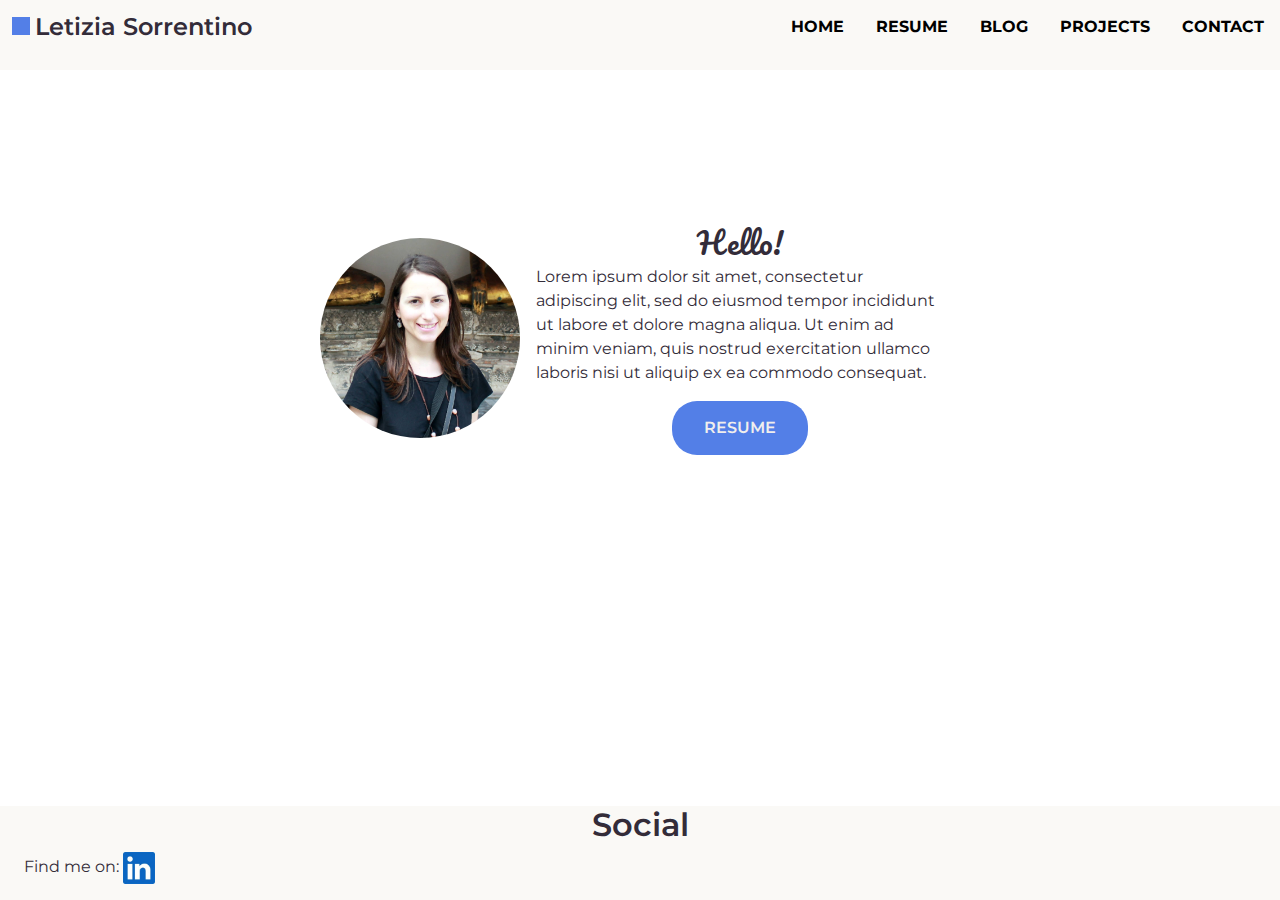
<file: cv-flex/index.html>
<!DOCTYPE html>
<html lang="en">
  <head>
    <meta charset="UTF-8" />
    <meta http-equiv="X-UA-Compatible" content="IE=edge" />
    <meta name="viewport" content="width=device-width, initial-scale=1.0" />
    <link
      rel="stylesheet"
      href="https://cdn.jsdelivr.net/npm/bootstrap@4.3.1/dist/css/bootstrap.min.css"
      integrity="sha384-ggOyR0iXCbMQv3Xipma34MD+dH/1fQ784/j6cY/iJTQUOhcWr7x9JvoRxT2MZw1T"
      crossorigin="anonymous"
    />

    <link rel="stylesheet" href="CSS/styles.css" />
    <link rel="icon" type="image/x-icon" href="resources/leti-favicon.ico" />

    <link rel="preconnect" href="https://fonts.googleapis.com" />
    <link rel="preconnect" href="https://fonts.gstatic.com" crossorigin />
    <link
      href="https://fonts.googleapis.com/css2?family=Montserrat:ital,wght@0,400;0,600;0,700;1,400;1,600;1,700&family=Pacifico&display=swap"
      rel="stylesheet"
    />

    <title>Home</title>
  </head>

  <body>
    <div>
      <header>
        <svg viewBox="0 0 25 25">
          <rect
            
            x="10"
            y="10"
            fill="#537FE7"
            width="20"
            height="20"
          />
        </svg>
        <div class="name">
          <h1>Letizia Sorrentino</h1>
        </div>

        <nav>
          <div class="burger-container" tabindex="0">
            <div class="line"></div>
            <div class="line"></div>
            <div class="line"></div>
            <div class="sub-menu">
              <ul class="menu">
                <li><a href="index.html">HOME</a></li>
                <li><a href="resume.html">RESUME</a></li>
                <li>
                  <a href="https://bambooandgreen.com" target="_blank">BLOG</a>
                </li>
                <li><a href="#">PROJECTS</a></li>
                <li><a href="contact.html">CONTACT</a></li>
              </ul>
            </div>
          </div>
        </nav>
      </header>

      <main>
        <div class="about">
          <div class="image">
            <img
              class="profileImage"
              src="resources/profile_picture.jpeg"
              alt="profile picture"
              width="250"
              height="250"
            />
          </div>

          <div class="intro">
            <p class="hello">Hello!</p>
            <p class="presentation">
              Lorem ipsum dolor sit amet, consectetur adipiscing elit, sed do
              eiusmod tempor incididunt ut labore et dolore magna aliqua. Ut
              enim ad minim veniam, quis nostrud exercitation ullamco laboris
              nisi ut aliquip ex ea commodo consequat.
            </p>

            <a href="resume.html" class="button" target="_blank">RESUME</a>
          </div>
        </div>
      </main>
    </div>

    <footer>
      <h2>Social</h2>
      <div class="social">
        <p>
          Find me on:
          <a
            href="https://www.linkedin.com/in/letiziasorrentino/"
            target="_blank"
          >
            <img
              class="linkedinIcon"
              src="resources/linkedin_icon.jpeg"
              alt="linkedin icon"
            />
          </a>
        </p>
      </div>
    </footer>
  </body>
</html>
</file>
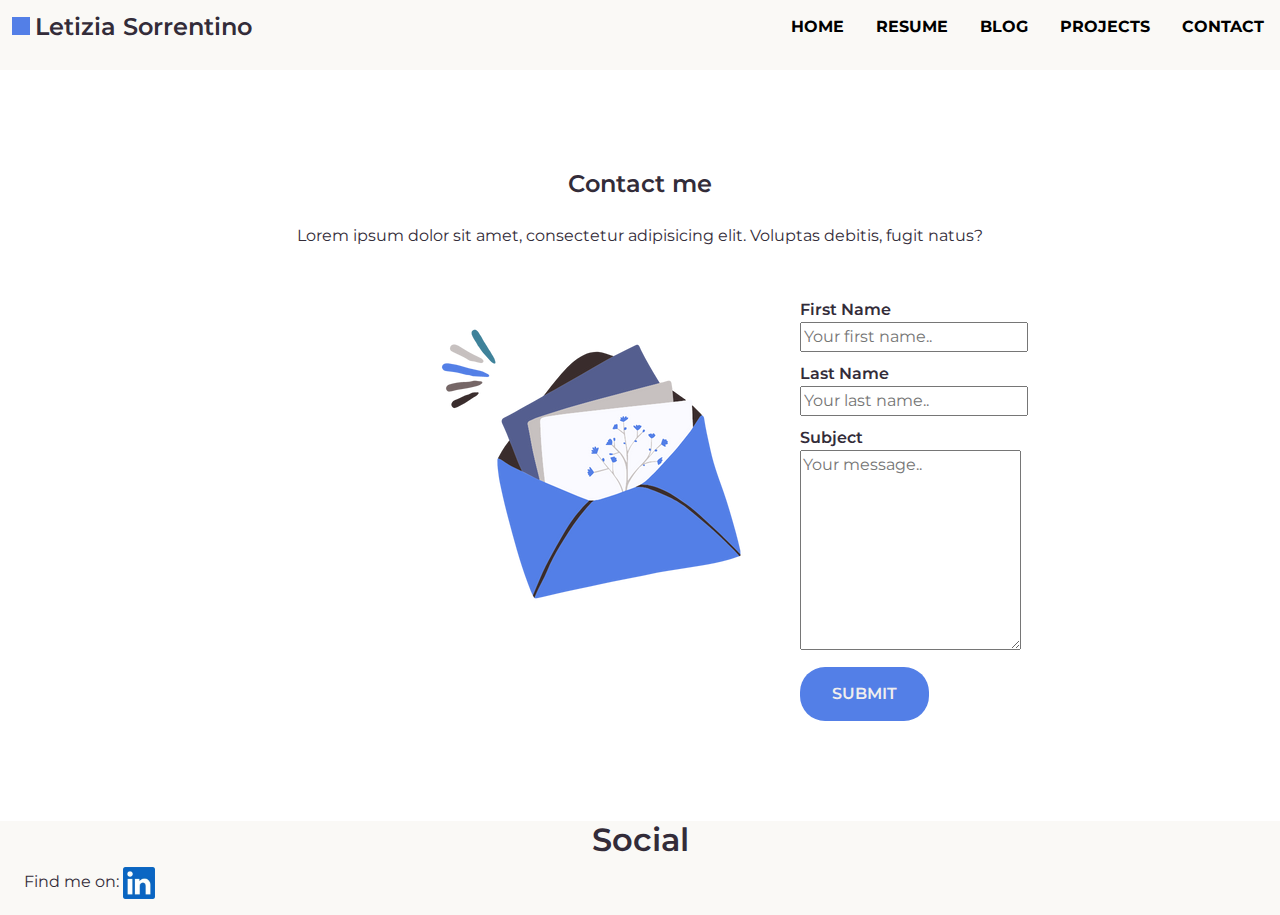
<file: cv-flex/contact.html>
<!DOCTYPE html>
<html lang="en">
  <head>
    <meta charset="UTF-8" />
    <meta http-equiv="X-UA-Compatible" content="IE=edge" />
    <meta name="viewport" content="width=device-width, initial-scale=1.0" />
    <link
      rel="stylesheet"
      href="https://cdn.jsdelivr.net/npm/bootstrap@4.3.1/dist/css/bootstrap.min.css"
      integrity="sha384-ggOyR0iXCbMQv3Xipma34MD+dH/1fQ784/j6cY/iJTQUOhcWr7x9JvoRxT2MZw1T"
      crossorigin="anonymous"
    />

    <link rel="stylesheet" href="CSS/styles.css" />
    <link rel="icon" type="image/x-icon" href="resources/leti-favicon.ico" />

    <link rel="preconnect" href="https://fonts.googleapis.com" />
    <link rel="preconnect" href="https://fonts.gstatic.com" crossorigin />
    <link
      href="https://fonts.googleapis.com/css2?family=Montserrat:ital,wght@0,400;0,600;0,700;1,400;1,600;1,700&family=Pacifico&display=swap"
      rel="stylesheet"
    />

    <title>Contact me</title>
  </head>

  <body>
    <div>
      <header>
        <svg viewBox="0 0 25 25">
          <rect x="10" y="10" fill="#537FE7" width="20" height="20" />
        </svg>
        <div class="name">
          <h1>Letizia Sorrentino</h1>
        </div>

        <nav>
          <div class="burger-container" tabindex="0">
            <div class="line"></div>
            <div class="line"></div>
            <div class="line"></div>
            <div class="sub-menu">
              <ul class="menu">
                <li><a href="index.html">HOME</a></li>
                <li><a href="resume.html">RESUME</a></li>
                <li>
                  <a href="https://bambooandgreen.com" target="_blank">BLOG</a>
                </li>
                <li><a href="#">PROJECTS</a></li>
                <li><a href="contact.html">CONTACT</a></li>
              </ul>
            </div>
          </div>
        </nav>
      </header>

      <main class="contact-container">
        <div class="contact-intro">
          <h1 class="contact-title">Contact me</h1>
          <p class="contact-description">
            Lorem ipsum dolor sit amet, consectetur adipisicing elit. Voluptas
            debitis, fugit natus?
          </p>
          <img src="resources/contact-page.png" class="mail-image" alt="contact-page">
        </div>

        <div class="contact-form">
          <form class="form" method="POST" action="mailto:letizia.sorrentino@gmail.com">
            <label for="fname" class="label">First Name</label>
            <input
              type="text"
              id="fname"
              name="firstname"
              placeholder="Your first name.."
            />

            <label for="lname" class="label">Last Name</label>
            <input
              type="text"
              id="lname"
              name="lastname"
              placeholder="Your last name.."
            />

            <label for="subject" class="label">Subject</label>
            <textarea
              id="subject"
              name="subject"
              placeholder="Your message.."
              style="height: 200px"
            ></textarea>

            <input type="submit" value="SUBMIT" class="button"/>
          </form>
        </div>
      </main>
    </div>

    <footer>
      <h2>Social</h2>
      <div class="social">
        <p>
          Find me on:
          <a
            href="https://www.linkedin.com/in/letiziasorrentino/"
            target="_blank"
          >
            <img
              class="linkedinIcon"
              src="resources/linkedin_icon.jpeg"
              alt="linkedin icon"
            />
          </a>
        </p>
      </div>
    </footer>
  </body>
</html>
</file>
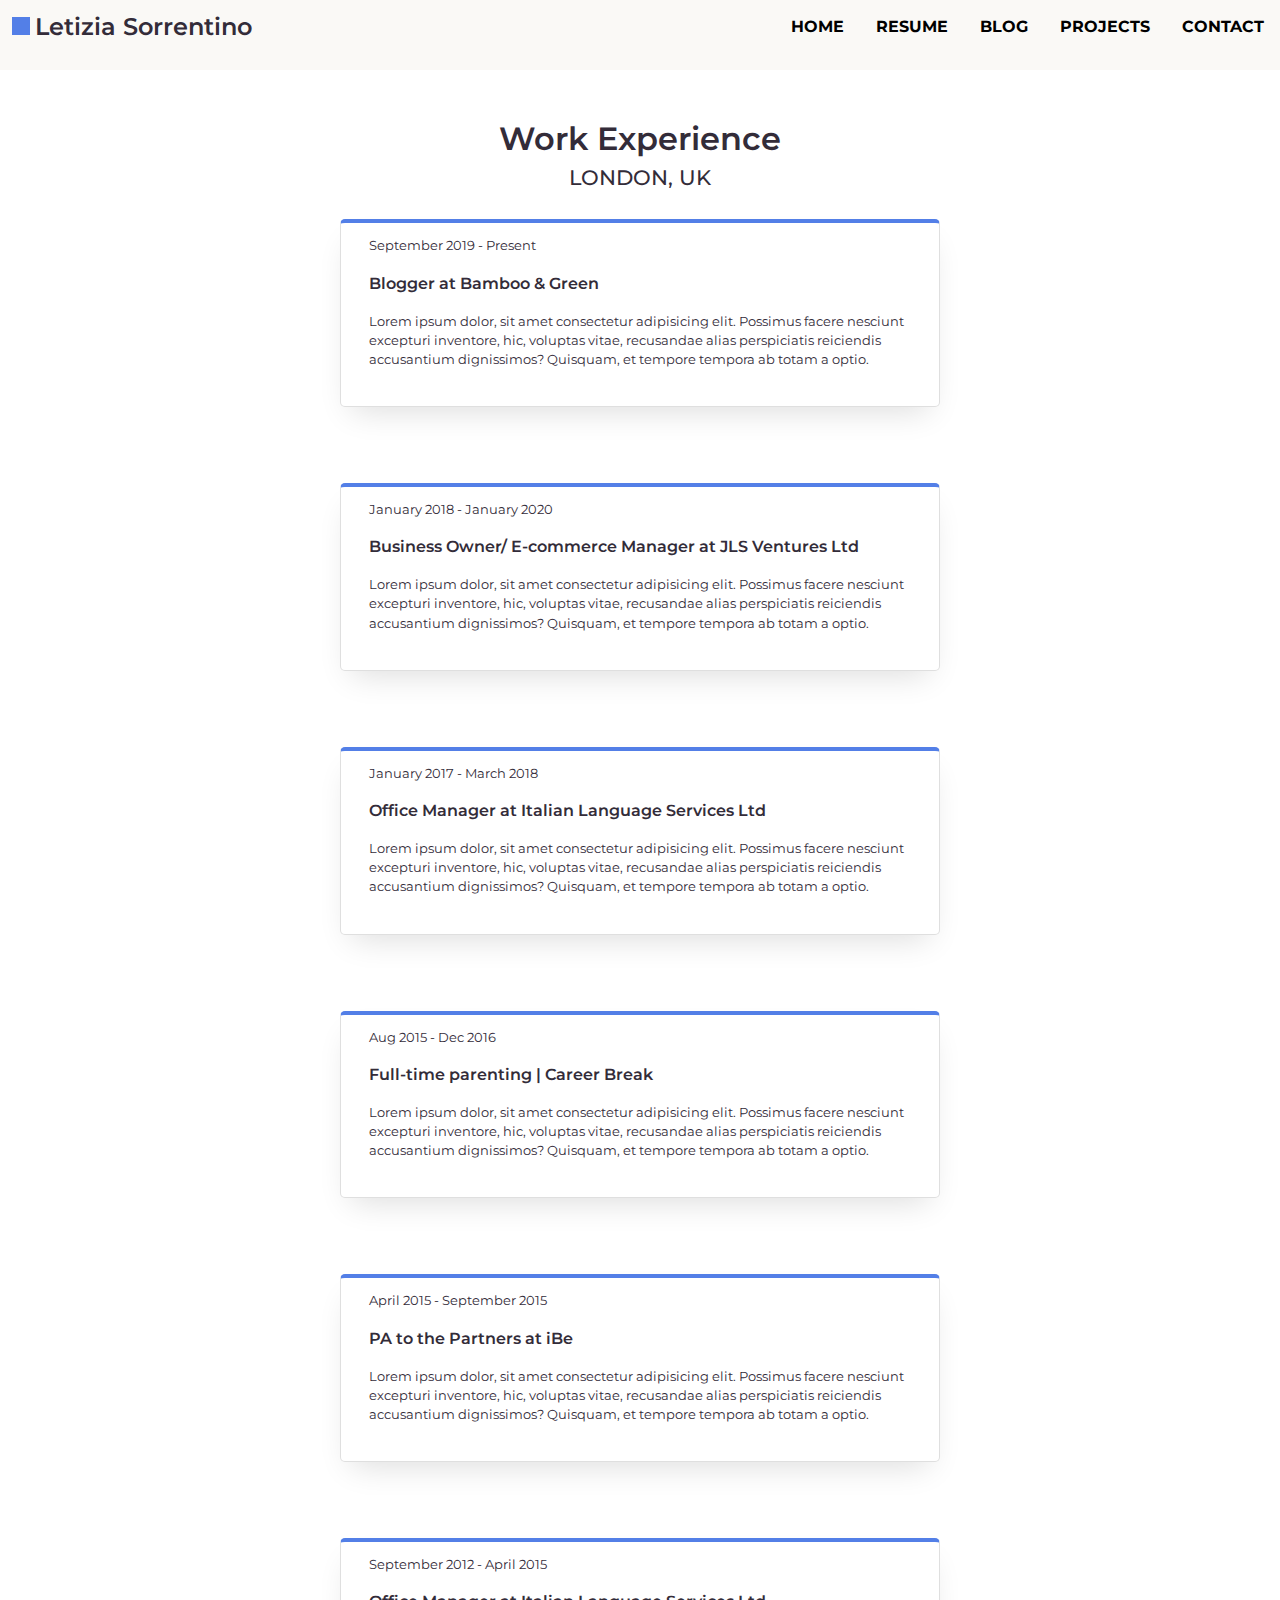
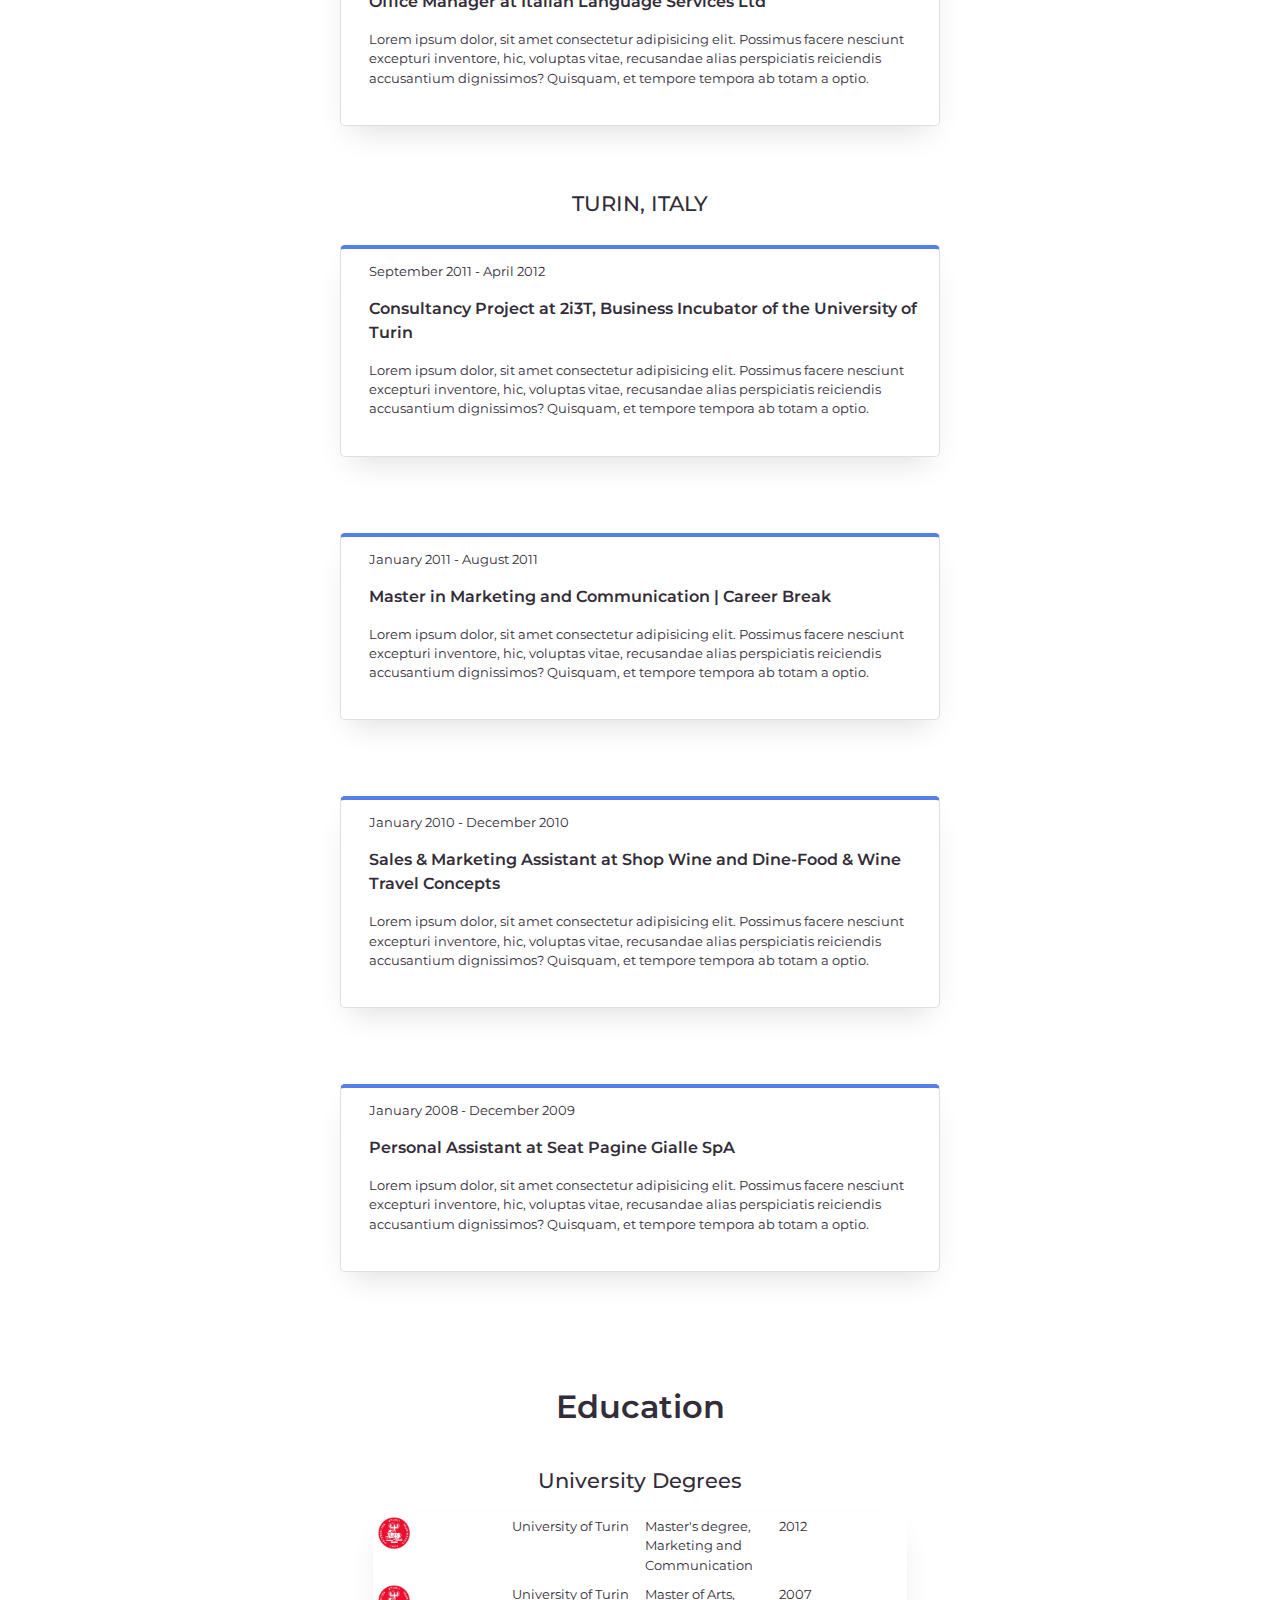
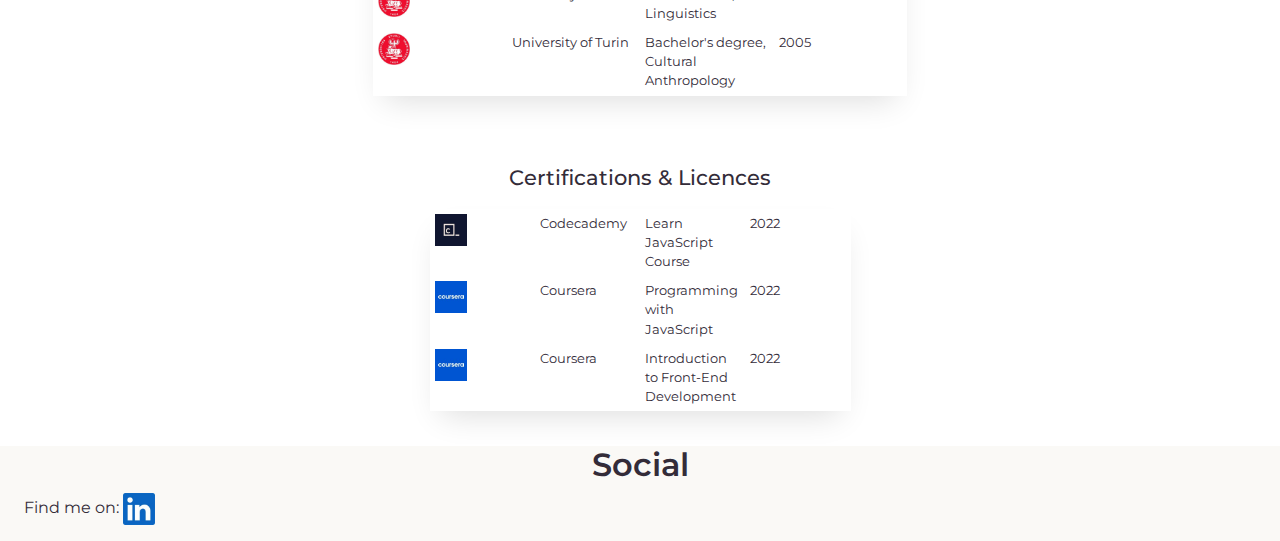
<file: cv-flex/resume.html>
<!DOCTYPE html>
<html lang="en">
  <head>
    <meta charset="UTF-8" />
    <meta http-equiv="X-UA-Compatible" content="IE=edge" />
    <meta name="viewport" content="width=device-width, initial-scale=1.0" />

    <link
      rel="stylesheet"
      href="https://cdn.jsdelivr.net/npm/bootstrap@4.3.1/dist/css/bootstrap.min.css"
      integrity="sha384-ggOyR0iXCbMQv3Xipma34MD+dH/1fQ784/j6cY/iJTQUOhcWr7x9JvoRxT2MZw1T"
      crossorigin="anonymous"
    />

    <link rel="stylesheet" href="CSS/styles.css" />
    <link rel="icon" type="image/x-icon" href="resources/leti-favicon.ico" />
    <link rel="preconnect" href="https://fonts.googleapis.com" />
    <link rel="preconnect" href="https://fonts.gstatic.com" crossorigin />
    <link
      href="https://fonts.googleapis.com/css2?family=Montserrat:ital,wght@0,400;0,600;0,700;1,400;1,600;1,700&family=Pacifico&display=swap"
      rel="stylesheet"
    />
    <title>Resume</title>
  </head>
  <body>
    <div>
    <header>
      <svg  viewBox="0 0 25 25">
        <rect
         
          x="10"
          y="10"
          fill="#537FE7"
          width="20"
          height="20"
        />
      </svg>
      <div class="name">
        <h1>Letizia Sorrentino</h1>
      </div>

        <nav>
          <div class="burger-container" tabindex="0">
            <div class="line"></div>
            <div class="line"></div>
            <div class="line"></div>
            <div class="sub-menu">
              <ul class="menu">
                <li><a href="index.html">HOME</a></li>
                <li><a href="resume.html">RESUME</a></li>
                <li>
                  <a href="https://bambooandgreen.com" target="_blank">BLOG</a>
                </li>
                <li><a href="#">PROJECTS</a></li>
                <li><a href="contact.html">CONTACT</a></li>
              </ul>
            </div>
          </div>
        </nav>
      </header>

      <main>
        <div><h2>Work Experience</h2></div>
        <section class="workExperience">
          <div class="uk">
            <h3>LONDON, UK</h3>
            <div class="card">
              <p class="dates">September 2019 - Present</p>
              <p class="jobTitle">Blogger at Bamboo & Green</p>
              <p class="jobDescription">
                Lorem ipsum dolor, sit amet consectetur adipisicing elit.
                Possimus facere nesciunt excepturi inventore, hic, voluptas
                vitae, recusandae alias perspiciatis reiciendis accusantium
                dignissimos? Quisquam, et tempore tempora ab totam a optio.
              </p>
            </div>

            <div class="card">
              <p class="dates">January 2018 - January 2020</p>
              <p class="jobTitle">
                Business Owner/ E-commerce Manager at JLS Ventures Ltd
              </p>
              <p class="jobDescription">
                Lorem ipsum dolor, sit amet consectetur adipisicing elit.
                Possimus facere nesciunt excepturi inventore, hic, voluptas
                vitae, recusandae alias perspiciatis reiciendis accusantium
                dignissimos? Quisquam, et tempore tempora ab totam a optio.
              </p>
            </div>

            <div class="card">
              <p class="dates">January 2017 - March 2018</p>
              <p class="jobTitle">
                Office Manager at Italian Language Services Ltd
              </p>
              <p class="jobDescription">
                Lorem ipsum dolor, sit amet consectetur adipisicing elit.
                Possimus facere nesciunt excepturi inventore, hic, voluptas
                vitae, recusandae alias perspiciatis reiciendis accusantium
                dignissimos? Quisquam, et tempore tempora ab totam a optio.
              </p>
            </div>

            <div class="card">
              <p class="dates">Aug 2015 - Dec 2016</p>
              <p class="jobTitle">Full-time parenting | Career Break</p>
              <p class="jobDescription">
                Lorem ipsum dolor, sit amet consectetur adipisicing elit.
                Possimus facere nesciunt excepturi inventore, hic, voluptas
                vitae, recusandae alias perspiciatis reiciendis accusantium
                dignissimos? Quisquam, et tempore tempora ab totam a optio.
              </p>
            </div>

            <div class="card">
              <p class="dates">April 2015 - September 2015</p>
              <p class="jobTitle">PA to the Partners at iBe</p>
              <p class="jobDescription">
                Lorem ipsum dolor, sit amet consectetur adipisicing elit.
                Possimus facere nesciunt excepturi inventore, hic, voluptas
                vitae, recusandae alias perspiciatis reiciendis accusantium
                dignissimos? Quisquam, et tempore tempora ab totam a optio.
              </p>
            </div>

            <div class="card">
              <p class="dates">September 2012 - April 2015</p>
              <p class="jobTitle">
                Office Manager at Italian Language Services Ltd
              </p>
              <p class="jobDescription">
                Lorem ipsum dolor, sit amet consectetur adipisicing elit.
                Possimus facere nesciunt excepturi inventore, hic, voluptas
                vitae, recusandae alias perspiciatis reiciendis accusantium
                dignissimos? Quisquam, et tempore tempora ab totam a optio.
              </p>
            </div>
          </div>

          <div class="italy">
            <div><h3>TURIN, ITALY</h3></div>
            <div class="card">
              <p class="dates">September 2011 - April 2012</p>
              <p class="jobTitle">
                Consultancy Project at 2i3T, Business Incubator of the
                University of Turin
              </p>
              <p class="jobDescription">
                Lorem ipsum dolor, sit amet consectetur adipisicing elit.
                Possimus facere nesciunt excepturi inventore, hic, voluptas
                vitae, recusandae alias perspiciatis reiciendis accusantium
                dignissimos? Quisquam, et tempore tempora ab totam a optio.
              </p>
            </div>

            <div class="card">
              <p class="dates">January 2011 - August 2011</p>
              <p class="jobTitle">
                Master in Marketing and Communication | Career Break
              </p>
              <p class="jobDescription">
                Lorem ipsum dolor, sit amet consectetur adipisicing elit.
                Possimus facere nesciunt excepturi inventore, hic, voluptas
                vitae, recusandae alias perspiciatis reiciendis accusantium
                dignissimos? Quisquam, et tempore tempora ab totam a optio.
              </p>
            </div>

            <div class="card">
              <p class="dates">January 2010 - December 2010</p>
              <p class="jobTitle">
                Sales & Marketing Assistant at Shop Wine and Dine-Food & Wine
                Travel Concepts
              </p>
              <p class="jobDescription">
                Lorem ipsum dolor, sit amet consectetur adipisicing elit.
                Possimus facere nesciunt excepturi inventore, hic, voluptas
                vitae, recusandae alias perspiciatis reiciendis accusantium
                dignissimos? Quisquam, et tempore tempora ab totam a optio.
              </p>
            </div>

            <div class="card">
              <p class="dates">January 2008 - December 2009</p>
              <p class="jobTitle">
                Personal Assistant at Seat Pagine Gialle SpA
              </p>
              <p class="jobDescription">
                Lorem ipsum dolor, sit amet consectetur adipisicing elit.
                Possimus facere nesciunt excepturi inventore, hic, voluptas
                vitae, recusandae alias perspiciatis reiciendis accusantium
                dignissimos? Quisquam, et tempore tempora ab totam a optio.
              </p>
            </div>
          </div>
        </section>

        <div class="education">
          <h2>Education</h2>

          <section class="university">
            <div><h3>University Degrees</h3></div>

            <div class="container">
              <div class="row">
                <div class="col">
                  <img
                    class="icon"
                    src="resources/University_of_Turin_logo.jpg"
                    alt="university of turin logo"
                  />
                </div>
                <div class="col">University of Turin</div>
                <div class="col">
                  Master's degree, Marketing and Communication
                </div>
                <div class="col">2012</div>
              </div>

              <div class="row">
                <div class="col">
                  <img
                    class="icon"
                    src="resources/University_of_Turin_logo.jpg"
                    alt="university of turin logo"
                  />
                </div>
                <div class="col">University of Turin</div>
                <div class="col">Master of Arts, Linguistics</div>
                <div class="col">2007</div>
              </div>

              <div class="row">
                <div class="col">
                  <img
                    class="icon"
                    src="resources/University_of_Turin_logo.jpg"
                    alt="university of turin logo"
                  />
                </div>
                <div class="col">University of Turin</div>
                <div class="col">Bachelor's degree, Cultural Anthropology</div>
                <div class="col">2005</div>
              </div>
            </div>
          </section>

          <section class="certifications">
            <div><h3>Certifications & Licences</h3></div>

            <div class="container">
              <div class="row">
                <div class="col">
                  <img
                    class="icon"
                    src="resources/codecademy_icon.jpeg"
                    alt="codecademy icon"
                  />
                </div>
                <div class="col">Codecademy</div>
                <div class="col">Learn JavaScript Course</div>
                <div class="col">2022</div>
              </div>

              <div class="row">
                <div class="col">
                  <img
                    class="icon"
                    src="resources/coursera_icon.jpeg"
                    alt="coursera icon"
                  />
                </div>
                <div class="col">Coursera</div>
                <div class="col">Programming with JavaScript</div>
                <div class="col">2022</div>
              </div>

              <div class="row">
                <div class="col">
                  <img
                    class="icon"
                    src="resources/coursera_icon.jpeg"
                    alt="coursera icon"
                  />
                </div>
                <div class="col">Coursera</div>
                <div class="col">Introduction to Front-End Development</div>
                <div class="col">2022</div>
              </div>
            </div>
          </section>
        </div>
  </main>
</div>
    <footer>
      <h2>Social</h2>
      <div class="social">
        <p>
          Find me on:
          <a
            href="https://www.linkedin.com/in/letiziasorrentino/"
            target="_blank"
          >
            <img
              class="linkedinIcon"
              src="resources/linkedin_icon.jpeg"
              alt="linkedin icon"
            />
          </a>
        </p>
      </div>
    </footer>
  </body>
</html>
</file>
<file: cv-flex/CSS/styles.css>
/* General styles*/
body {
     font-family: 'Montserrat', sans-serif;
     color: #332C39;
     margin: 0;
     display: flex;
     flex-direction: column;
     min-height: 100vh;
     justify-content: space-between;
}

p {
     line-height: 1.5;
}

/* header*/
header {
     background-color: #FAF9F6;
     width: auto;
     position: sticky;
     top: 0;
     z-index: 1;
     height: 70px;

}

svg {
     display: inline;
     width: 30px;
     height: 30px;
}

.name {
     display: inline-block;
     margin-top: 10px;
     margin-left: 5px;
     width: fit-content;
     position: absolute;
}

h1 {
     margin-top: 0px;
     margin-bottom: 0px;
     font-size: 1.3rem;
     font-weight: 600;
}


/* burger menu*/

nav {
     display: inline-block;
     position: absolute;
     top: 15px;
     right: 0;
}

.line {
     background-color: black;
     width: 35px;
     height: 5px;
     margin-bottom: 6px;
     margin-right: 15px;
}

.sub-menu {
     display: none;
     position: relative;
     margin-top: 15px;
}

.burger-container:hover .sub-menu,
.burger-container:focus-within .sub-menu {
     display: initial;

}

.burger-container:hover .line,
.burger-container:focus-within .line {
     background-color: transparent;
}

.menu {
     background-color: #FAF9F6;
}

.menu ul li {
     display: none;
}

.menu ul li:hover {
     display: initial;
}

.menu li {
     list-style-type: none;
     transition: transform 1s ease-in-out;

}

.menu ul li {
     display: list-item;
     width: 170px;
}

.menu li a {
     text-align: center;
     padding: 14px 16px;
     text-decoration: none;
     color: #000000;
     font-weight: bold;
}



/* footer */

footer {
     background-color: #FAF9F6;
     width: auto;
}

footer h2 {
     margin-top: 0
}

.social {
     margin-inline-start: 1.5em;
}

.linkedinIcon {
     width: 32px;
     height: 32px;
}

.linkedinIcon:hover {
     opacity: 0.7;
}

/* about */

.about {
     display: flex;
     flex-direction: column;
     padding-top: 50px;
     padding-bottom: 50px;
}

.image {
     display: flex;
     align-self: center;
}

.profileImage {
     height: auto;
     width: 200px;
     border-radius: 50%;
}

.intro {
     display: flex;
     flex-direction: column;
     align-items: center;
}

.hello {
     font-family: 'Pacifico', cursive;
     font-size: 30px;
     margin-bottom: 0;
     animation: 2s right-to-left forwards;
     ;
}

@keyframes right-to-left {
     from {
          transform: translateX(-35vw);
     }

     to {
          transform: translateX(0);
     }
}

.presentation {
     margin-inline-start: 1em;
     margin-inline-end: 1em;
}

.button {
     background-color: #537FE7;
     border: none;
     border-radius: 25px;
     padding: 15px 32px;
     text-align: center;
     display: inline-block;
     text-decoration: none;
     color: #F0EEED;
     font-weight: 600;
     font-size: 16px;
     opacity: 1;
     transition: 0.3s;
}

.button:hover {
     opacity: 0.6;
     text-decoration: none;
     color: #F0EEED;
}

/* Work Experience */

h2 {
     text-align: center;
     font-size: 2rem;
     font-weight: 600;
     margin-top: 50px;
}

h3 {
     font-size: 1.3rem;
     text-align: center;
     padding-bottom: 10px;
}

.workExperience {
     display: flex;
     flex-direction: column;
     align-items: center;
}

.uk,
.italy {
     display: flex;
     flex-direction: column;
     align-content: center;
     gap: 10px;
}

.card {
     border-block-start: 4px solid;
     border-radius: 5px;
     border-top-color: #537FE7;
     box-shadow: 0px 15px 30px -11px #dddddd;
     padding: 3px 14px 21px 28px;
     margin: 0 15px 66px 15px;
}

.dates {
     font-size: 0.8rem;
     padding-top: 10px;
}

.jobTitle {
     font-size: 1rem;
     font-weight: 600;
     padding: 0px;
}

.jobDescription {
     font-size: 0.8rem;
}


/* Education & Certifications */
.education {
     display: flex;
     flex-direction: column;
     align-items: center;

}

.container {
     margin-bottom: 20px;
     box-shadow: 0px 15px 30px -11px #dddddd;
     margin: 0 15px 0 15px;
     width: auto;
}

.icon {
     width: 32px;
     height: 32px;
}

.row {
     flex-wrap: nowrap;
     justify-content: center;
}

.col {
     font-size: 0.8rem;
     padding: 5px;
     flex-basis: 25%;
}

.university,
.certifications {
     padding-top: 35px;
     padding-bottom: 35px;
}


/*Contact page*/

.contact-title,
.contact-description {
     text-align: center;
     margin-top: 25px;
}

.mail-image {
     margin-left: auto;
     margin-right: auto;
     margin-bottom: 30px;
     animation: move 1.4s infinite ease-in-out;
}

@keyframes move {
     50% {
          transform: rotate(-5deg);
     }
}

.contact-form {
     margin-left: auto;
}

.form {
     margin-left: 80px;
}

.label {
     font-weight: 600;
     display: block;
     margin-top: 10px;
     margin-bottom: 0;
}

.form>.button {
     display: block;
     margin-top: 10px;
     margin-bottom: 30px;

}

.form>.button:hover {
     transition: all 0.2s ease-out 0.2s;
}

/*Media Queries*/

/* tablet */
@media only screen and (min-width: 820px) {

     h1 {
          margin-top: 0;
          margin-left: 20px;
     }

     .menu {
          flex-direction: row;
          align-items: center;
          flex-wrap: wrap;
          justify-content: center;
     }

     .card {
          width: 600px;
     }

     .contact-form {
          margin-top: 50px;
     }

     .contact-title,
     .contact-description {
          text-align: center;
     }

     .mail-image {
          float: left;
          margin-left: 70px;
          margin-right: 30px;
     }

     .form>.button {
          margin-left: 370px;
     }

}

/* laptop */
@media only screen and (min-width: 1200px) {

     svg {
          margin-top: 5px;
     }

     h1 {
          margin-top: 3px;
          margin-left: 0;
          font-size: 1.5rem;
     }

     .line {
          display: none;
     }

     .sub-menu {
          display: inline-block;
          margin-top: 0px;
     }

     .menu {
          display: flex;
          flex-direction: row;
          align-items: center;
          flex-wrap: wrap;
          justify-content: center;   
}

     .menu li a:hover {
          color: #537FE7;
     }

     .title {
          justify-content: flex-start;
     }

     .about {
          display: flex;
          flex-direction: row;
          margin: 100px auto 100px auto;
          width: 50%;
     }

     .uk,
     .italy {
          flex-direction: column;
          align-content: flex-end;
     }

     .card {
          width: 600px;
     }

     .contact-container {
          margin: 100px auto 100px auto;
     }


     .mail-image {
          margin-left: 400px;
          margin-right: 50px;
          float: left;
     }

     .form>.button {
          margin-left: 720px;
     }

}
</file>
